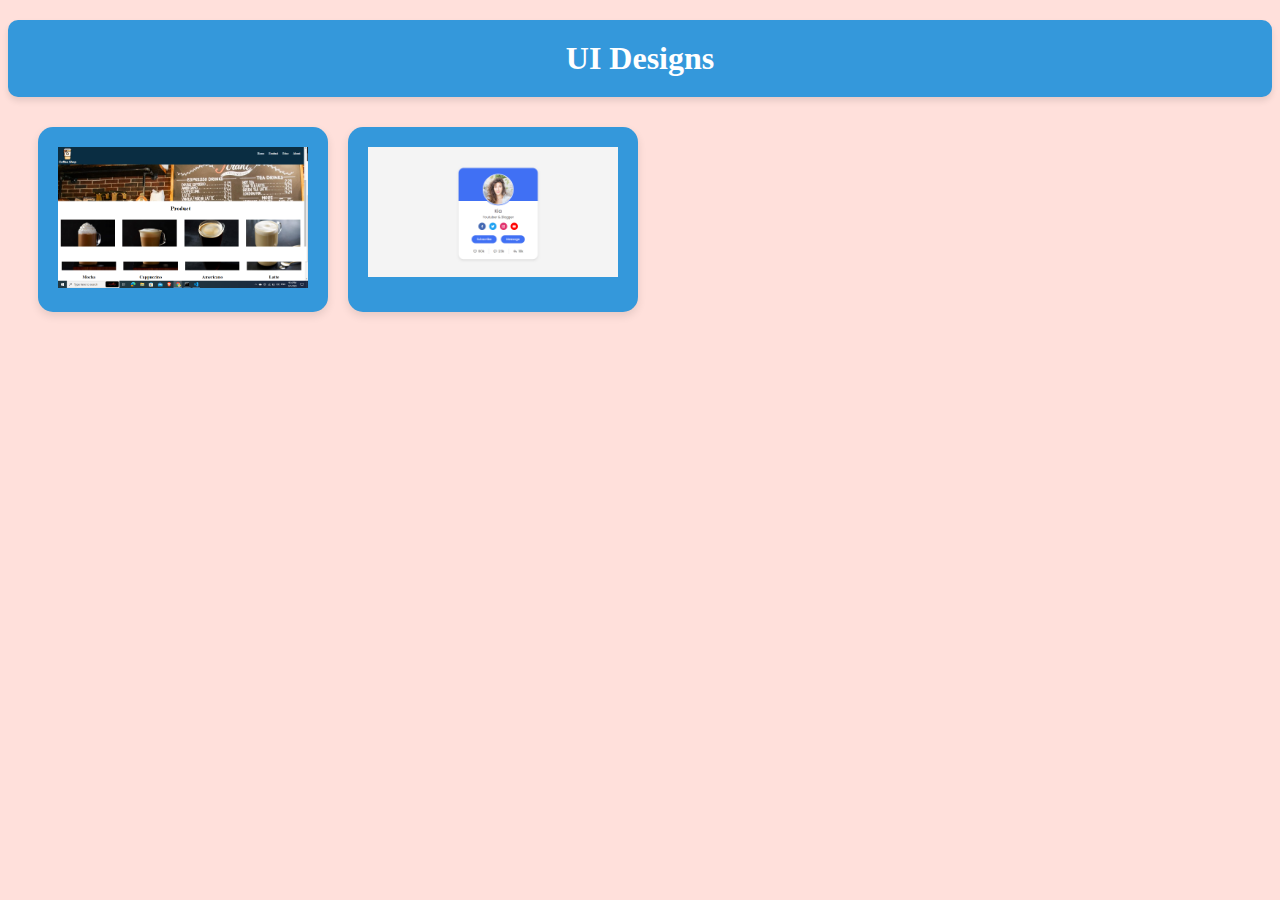
<file: UI Designs/index.html>
<!DOCTYPE html>
<html lang="en">
<head>
    <meta charset="UTF-8">
    <meta name="viewport" content="width=device-width, initial-scale=1.0">
    <title>UI design 

    </title>
    <link rel="stylesheet" href="style.css">
</head>
<body>
    <div class="heading-container">
        <h1>UI Designs</h1>
    </div>
   <div class="card-container">

    <!-- 1 box -->
    <div class="cards">
          <a href="coffee shop design\coffeeshop.html"> 
            <img src="assets/coffeShopScreen.png" alt="">
        </a>
    </div>

    <!-- 2 box -->
    <div class="cards">
        <a href="profile card\profilecard.html"> 
           <img src="assets/profileicon.png" alt="">
       </a>
   </div>
 



</div>
 
</body>
</html>
</file>
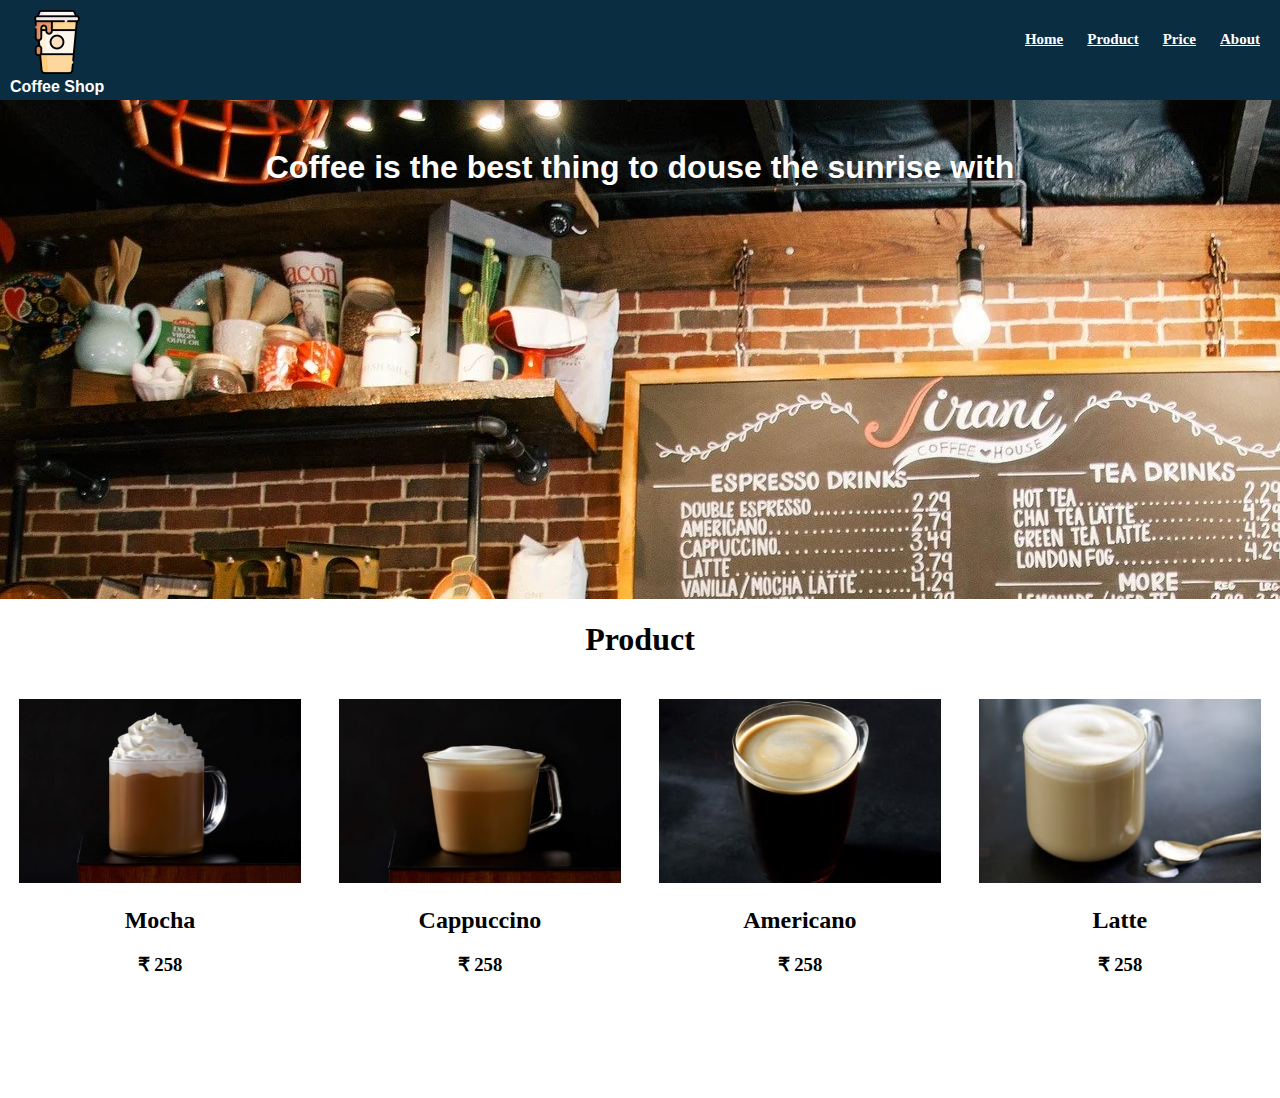
<file: UI Designs/coffee shop design/index.html>
<!DOCTYPE html>
<html lang="en">
<head>
    <meta charset="UTF-8">
    <meta name="viewport" content="width=device-width, initial-scale=1.0">
    <title>Document</title>
    <link rel="stylesheet" href="style.css">
</head>
<body>
    <div class="contianer">
        <header class="coffee-header">
            <div class="div-logo">
                <img src="coffee-logo.png" alt="">
                <span class="logo-text">
                    Coffee Shop
                </span>
            </div>

            <nav class="coffee-nav">
                <a href="#">Home</a>
                <a href="#">Product</a>
                <a href="#">Price</a>
                <a href="#">About</a>
            </nav>
        </header>
        <div class="site-content">
            <div class="image-content">
                <h1 class="qoute">Coffee is the best thing to douse the sunrise with</h1>
            </div>
            <div class="card-list">
                <h1 id="product">Product</h1>
                <div class="cards">
                    <img src="mocha-image.png" alt="">
                    <div>
                        <h2>Mocha</h2>
                        <h3>&#8377; 258</h3>
                    </div>
                </div>
                <div class="cards">
                    <img src="cappuccino-image.png" alt="">
                    <div>
                        <h2>Cappuccino</h2>
                        <h3>&#8377; 258</h3>
                    </div>
                </div>
                <div class="cards">
                    <img src="americano-image.png" alt="">
                    <div>
                        <h2>Americano</h2>
                        <h3>&#8377; 258</h3>
                    </div>
                </div>
                <div class="cards">
                    <img src="latte-image.png" alt="">
                    <div>
                        <h2>Latte</h2>
                        <h3>&#8377; 258</h3>
                    </div>
                </div>
            </div>
        </div>
    </div>
</body>
</html>
</file>
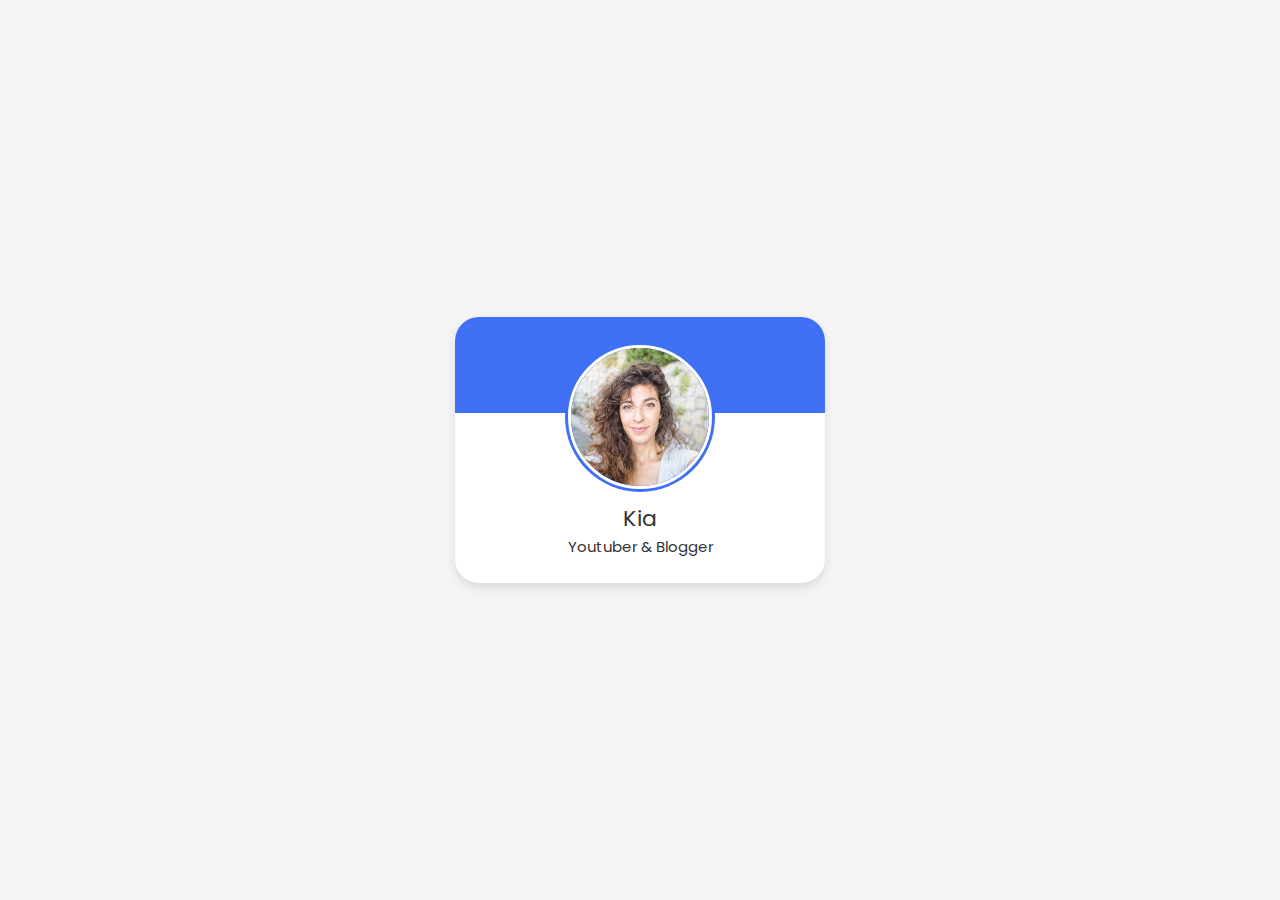
<file: UI Designs/profile card/index.html>
<!DOCTYPE html>
<html lang="en">
<head>
    <meta charset="UTF-8">
    <meta name="viewport" content="width=device-width, initial-scale=1.0">
    <title>Profile Card UI Design</title>
    <link rel="stylesheet" href="style.css">
    <!--Boxicons css -->
    <link href='https://unpkg.com/boxicons@2.1.4/css/boxicons.min.css' rel='stylesheet'>
</head>
<body>
    
    <div class="profile-card">
        <div class="image">
            <img src="profilepic.avif" alt="" class="profile-img">
        </div>

        <div class="text-data">
            <span class="name">Kia</span>
            <span class="job">Youtuber & Blogger</span>
        </div>
    </div>
</body>
</html>
</file>
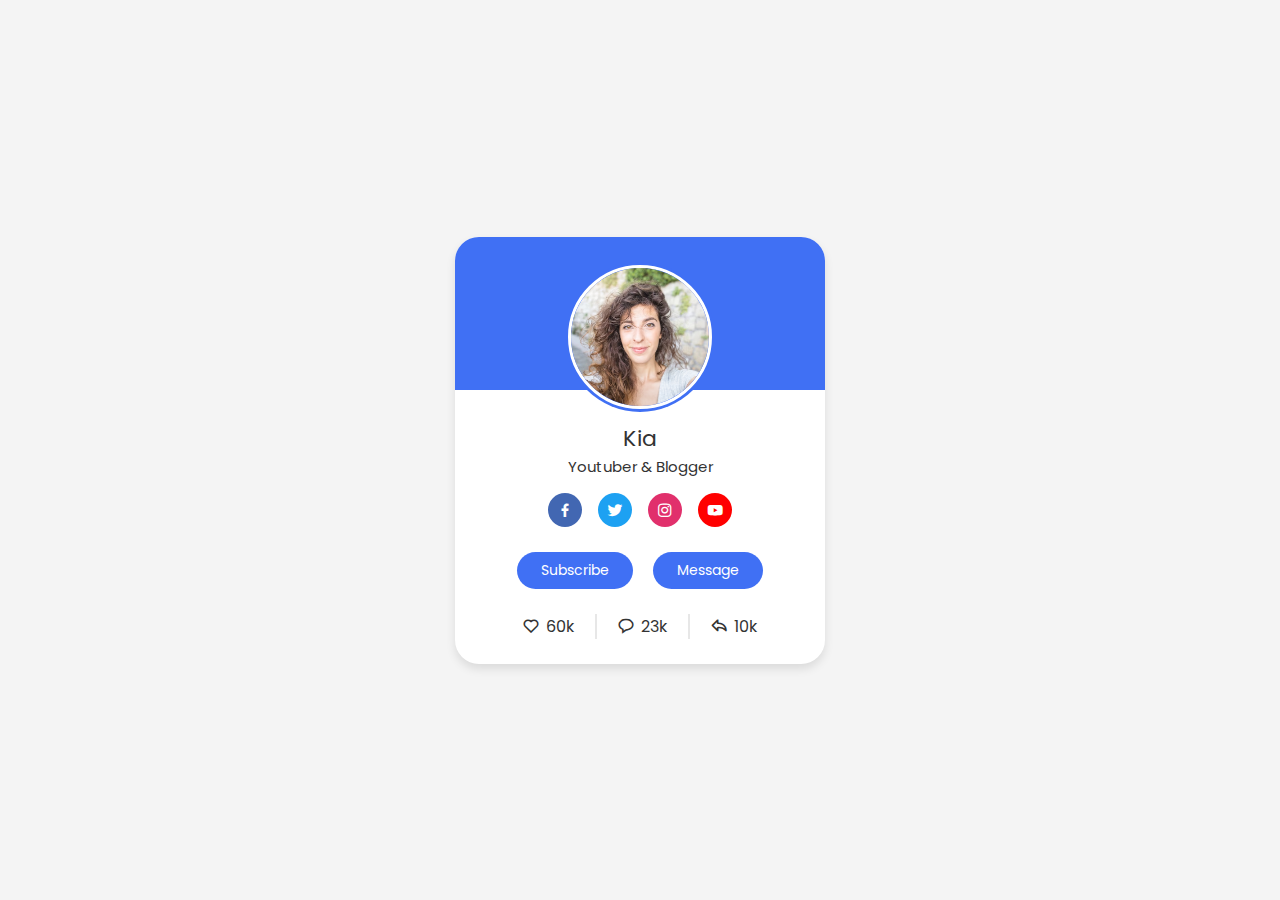
<file: UI Designs/profile card/profilecard.html>
<!DOCTYPE html>
<html lang="en">
<head>
    <meta charset="UTF-8">
    <meta name="viewport" content="width=device-width, initial-scale=1.0">
    <title>Profile Card UI Design</title>
    <link rel="stylesheet" href="style.css">
    <!--Boxicons css -->
    <link href='https://unpkg.com/boxicons@2.1.4/css/boxicons.min.css' rel='stylesheet'>
</head>
<body>
    
    <div class="profile-card">
        <div class="image">
            <img src="profilepic.avif" alt="" class="profile-img">
        </div>

        <div class="text-data">
            <span class="name">Kia</span>
            <span class="job">Youtuber & Blogger</span>
        </div>

        <div class="media-buttons">
            <a href="#" style="background-color:#4267b2 ;" class="link">
                <i class='bx bxl-facebook'></i>
            </a>
            <a href="#" style="background-color:#1da1f2;" class="link">
                <i class='bx bxl-twitter'></i>
            </a>
            <a href="#" style="background-color:#e1306c ;" class="link">
                <i class='bx bxl-instagram'></i>
            </a>
            <a href="#" style="background-color: #ff0000;" class="link">
                <i class='bx bxl-youtube'></i>
            </a>
        </div>
        <div class="buttons">
            <button class="button">
                Subscribe
            </button>
            <button class="button">Message</button>
        </div>

        <div class="analytics">
            <div class="data">
                <i class='bx bx-heart'></i>
                <span class="number">60k</span>
            </div>
            <div class="data">
                <i class='bx bx-message-rounded' ></i>
                <span class="number">23k</span>
            </div>
            <div class="data">
                <i class='bx bx-share' ></i>
                <span class="number">10k</span>
            </div>
        </div>
    </div>
</body>
</html>
</file>
<file: UI Designs/style.css>
.cards {
        display: flex;
        flex-direction: column;
        align-items: center;
        background-color: #3498db;
        padding: 20px;
        border-radius: 15px;
        box-shadow: 0 4px 8px rgba(0, 0, 0, 0.1);
        width: 250px;
        text-align: center;
        margin: 10px;
        transition: transform 0.2s; /* Add a transition to the transform property */
    }
    .card-container{
        display: flex;
        /* justify-content: space-between; */
        flex-wrap: wrap;
        margin: 20px; 
    }

.cards:hover {
    transform: scale(1.05); /* Scale up the card slightly on hover */
}

.cards img {
    max-width: 100%;
}

.cards h2 {
    margin: 10px 0;
    font-size: 1.5rem;
}

.cards h3 {
    font-size: 1.2rem;
}
.heading-container {
    text-align: center;
    background-color: #3498db;
    padding: 20px;
    border-radius: 10px;
    box-shadow: 0 4px 6px rgba(0, 0, 0, 0.1);
    margin-top: 20px;
}

.heading-container h1 {
    color: white; /* Your desired color */
    font-size: 2rem;
    margin: 0;
}
body{
    background-color: #ffe0db;
}
</file>
<file: UI Designs/coffee shop design/style.css>
body{
    margin: 0px;
}

.coffee-header{
    position: fixed;
    left: 0px;
    right: 0px;
    height: 100px;
    width: 100%;
    background-color:#0a2d42 ;
    z-index: 100;
}

.div-logo{
    height: 1100%;
    text-align: center;
    margin: 10px;
    float: left;
}

.logo-text{
    display: block;
    font-family:  Helvetica, sans-serif;
    font-weight: bold;
    color: white;
}

.coffee-nav{
    text-align: center;
    float: right;
}

.coffee-nav a{
    color: white;
    font-size: 15px;
    font-weight: 700;
    padding-right: 20px;
    padding-top: 12%;
    display: inline-block;

}

.site-content{
    position: absolute;
    top: 78px;
    width: 100%;
}

.image-content{
    background-image: url("background-image.webp");
    height: 500px;
    width: 100%;
    text-align: center;
}
.qoute{
    font-family: Arial, Helvetica, sans-serif;
    color: white;
    position: relative;
    top: 10%;
}

.card-list{
    width: 100%;

}

#product{
    text-align: center;
}

.cards{
    width: 22%;
    padding:1.5%;
    height: 380px;
    float:left;
    text-align: center;
}

.cards img{
    width: 100%;
}
</file>
<file: UI Designs/profile card/style.css>
@import url('https://fonts.googleapis.com/css2?family=Poppins:wght@100;300;400;600&display=swap');


*{
    margin: 0;
    padding: 0;
    box-sizing: border-box;
    font-family: 'Poppins', sans-serif;

}
body{
    height: 100vh;
    display: flex;
    align-items: center;
    background-color: #f4f4f4;
    justify-content: center;
}
.profile-card{
    display: flex;
    flex-direction: column;
    align-items: center;
    max-width: 370px;
    width:100%;
    background: #fff;
    padding:25px;
    box-shadow: 0 5px 10px rgb(0, 0, 0,0.1);
    border-radius: 24px;
    position: relative;

}
.profile-card::before{
    content: '';
    position: absolute;
    top: 0;
    left: 0;
    height: 36%;
    width:100%;
    border-radius: 24px 24px 0 0;
    background-color: #4070f4;
}
    
.image{
    position:relative;
    height: 150px;
    width:150px;
    border-radius: 50%;
    background-color: #4070f4;
    padding:3px;
    margin-bottom: 10px;
}

.image .profile-img{
    height: 100%;
    width: 100%;
    object-fit: cover;
    border-radius: 50%;
    border:3px solid #fff;
}

.profile-card .text-data{
    display: flex;
    flex-direction: column;
    align-items: center;
    color: #333;
}
.text-data .name{
    font-size: 22px;
    font-weight: 400;
}
.text-data .job{
    font-size: 15px;
    font-weight: 400;
}

.profile-card .media-buttons{
    display: flex;
    align-items: center;
    margin-top: 15px;

}
.media-buttons .link{
    display: flex;
    align-items: center;
    justify-content: center;
    color: #fff;
    font-size: 18px;
    height: 34px;
    width: 34px;
    border-radius: 50%;
    margin: 0 8px;
    background-color: #4070f4;
    text-decoration:none ;
}
.profile-card .buttons{
    display: flex;
    align-items: center;
    margin-top: 25px;
}

.buttons .button{

    color: #fff;
    font-size: 14px;
    font-weight: 400;
    border: none;
    border-radius: 24px;
    margin: 0 10px;
    padding: 8px 24px;
    background-color: #4070f4;
    cursor: pointer;
    transition: all 0.3 ease;
}
.buttons .button:hover{
    background-color: #0e4bf1;
    
}

.profile-card  .analytics{
    display: flex;
    align-items: center;
    margin-top: 25px;
}

.analytics .data{
    display: flex;
    align-items: center;
    color: #333;
    padding: 0 20px;
    border-right: 2px solid #e7e7e7;
}

.data i{
    font-size: 18px;
    margin-right: 6px;
}

.data:last-child{
    border-right:none;
}
</file>
